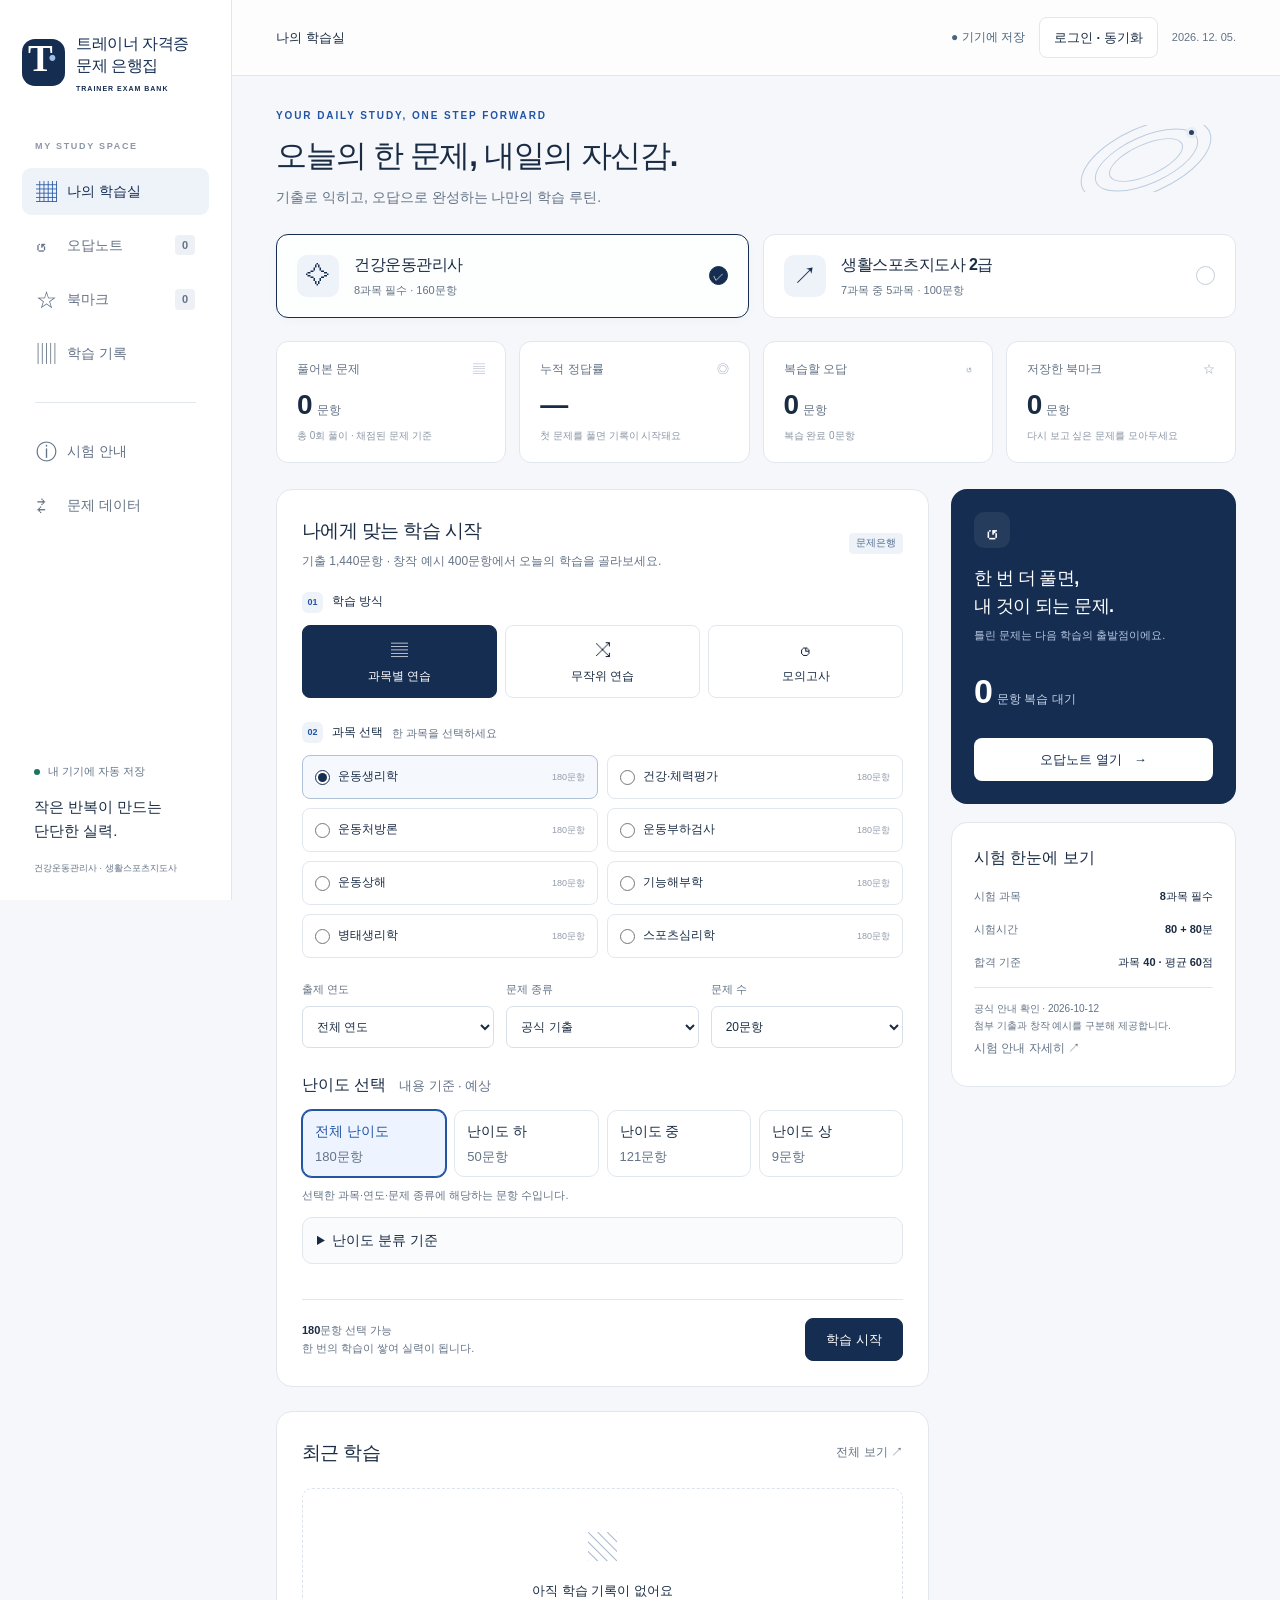
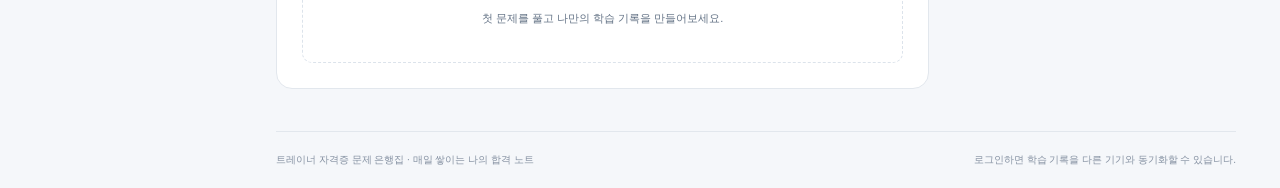
<file: index.html>
<!doctype html>
<html lang="ko"><head><meta charset="utf-8"><meta name="viewport" content="width=device-width,initial-scale=1"><meta name="theme-color" content="#152d51"><title>트레이너 자격증 문제 은행집 | 체육 자격시험 문제은행</title><meta name="description" content="건강운동관리사 · 생활스포츠지도사 2급 기출문제와 창작 예시를 학습하는 문제은행"><link rel="stylesheet" href="./css/style.css?v=20261123-template-1"><link rel="icon" href="./favicon.svg" type="image/svg+xml"><script src="./js/core.js?v=20261123-template-1" defer></script><script src="./js/web-files.js?v=20261123-template-1" defer></script><script src="./js/explanations.js?v=20261123-template-1" defer></script><link rel="stylesheet" href="./css/cloud.css?v=cloud-6"><script src="./js/vendor/supabase.js" defer></script><script src="./js/cloud-config.js?v=cloud-6" defer></script><script src="./js/cloud-core.js?v=cloud-6" defer></script><script src="./js/cloud.js?v=cloud-6" defer></script><link rel="stylesheet" href="./css/review.css?v=20261123-template-1"><script defer src="./js/review-core.js?v=20261123-template-1"></script><script defer src="./js/review-ui.js?v=20261123-template-1"></script><link rel="stylesheet" href="./css/history.css?v=20261123-template-1"><script defer src="./js/history-core.js?v=20261123-template-1"></script><script defer src="./js/history-ui.js?v=20261123-template-1"></script><script src="./js/bootstrap.js?v=20261123-template-1" defer></script></head>
<body><a class="skip-link" href="#main">본문으로 이동</a>
<div class="shell"><aside class="sidebar" inert><a class="brand" href="#home" aria-label="트레이너 자격증 문제 은행집 홈"><span class="brand-icon">T<span>·</span></span><span class="brand-name">트레이너 자격증 문제 은행집<small>TRAINER EXAM BANK</small></span></a><div class="side-label">MY STUDY SPACE</div><nav aria-label="주 메뉴"><button data-nav="home" class="nav-item active"><span>▦</span> 나의 학습실</button><button data-nav="wrong" class="nav-item"><span>↺</span> 오답노트 <b id="wrong-count">0</b></button><button data-nav="bookmarks" class="nav-item"><span>☆</span> 북마크 <b id="bookmark-count">0</b></button><button data-nav="history" class="nav-item"><span>▥</span> 학습 기록</button><div class="nav-divider"></div><button data-nav="guide" class="nav-item"><span>ⓘ</span> 시험 안내</button><button data-nav="data" class="nav-item"><span>⇄</span> 문제 데이터</button></nav><div class="side-bottom"><span class="dot"></span> 내 기기에 자동 저장<p>작은 반복이 만드는<br>단단한 실력.</p><small>건강운동관리사 · 생활스포츠지도사</small></div></aside>
<div class="workspace"><header class="topbar"><span id="breadcrumb">나의 학습실</span><div><span id="cloud-status" role="status" aria-live="polite">● 기기에 저장</span><button id="cloud-account" class="btn secondary">로그인 · 동기화</button><span id="top-date"></span></div></header><main id="main" tabindex="-1" aria-busy="true"><section class="card loading-card" role="status"><h1>문제은행을 준비하고 있어요.</h1><p>문제 데이터를 불러오는 중입니다.<br>원문 이미지는 문제를 열 때 표시됩니다.</p></section><noscript><p class="note warning">문제를 풀려면 브라우저의 JavaScript를 켜 주세요.</p></noscript></main><footer class="footer"><span>트레이너 자격증 문제 은행집 · 매일 쌓이는 나의 합격 노트</span><span>로그인하면 학습 기록을 다른 기기와 동기화할 수 있습니다.</span></footer></div></div>
<div id="toast" role="status" aria-live="polite"></div><dialog id="dialog"><div id="dialog-content"></div></dialog><input type="file" id="import-file" accept=".json,application/json" hidden><input type="file" id="restore-file" accept=".json,application/json" hidden>



</body></html>
</file>
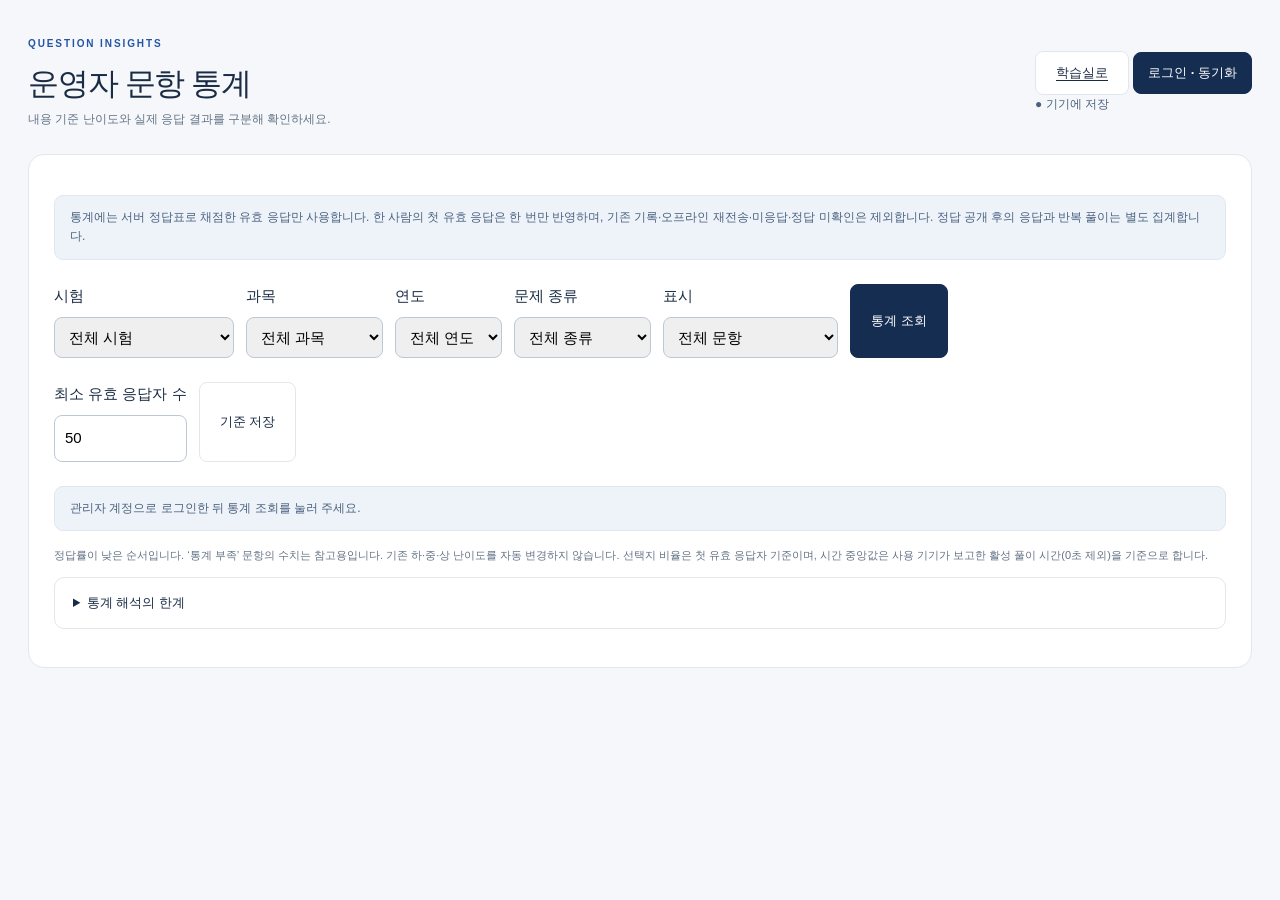
<file: admin.html>
<!doctype html><html lang="ko"><head><meta charset="utf-8"><meta name="viewport" content="width=device-width,initial-scale=1"><title>운영자 문항 통계 · 트레이너 문제은행</title><link rel="stylesheet" href="./css/style.css?v=20261123-cloud-6"><link rel="stylesheet" href="./css/cloud.css?v=cloud-6"><script defer src="./js/core.js?v=20261123-cloud-6"></script><script defer src="./js/vendor/supabase.js"></script><script defer src="./js/cloud-config.js?v=cloud-6"></script><script defer src="./js/cloud-core.js?v=cloud-6"></script><script defer src="./js/cloud.js?v=cloud-6"></script><script defer src="./js/admin.js?v=cloud-6"></script></head><body class="admin-page"><main class="admin-shell"><div class="admin-top"><div><div class="eyebrow">QUESTION INSIGHTS</div><h1>운영자 문항 통계</h1><p class="subtext">내용 기준 난이도와 실제 응답 결과를 구분해 확인하세요.</p></div><div><a class="btn secondary" href="./">학습실로</a> <button class="btn" id="cloud-account">로그인</button><p id="cloud-status" role="status"></p></div></div><section class="card section-gap"><p class="note">통계에는 서버 정답표로 채점한 유효 응답만 사용합니다. 한 사람의 첫 유효 응답은 한 번만 반영하며, 기존 기록·오프라인 재전송·미응답·정답 미확인은 제외합니다. 정답 공개 후의 응답과 반복 풀이는 별도 집계합니다.</p><form id="stats-form" class="admin-filters"><label>시험<select name="exam"><option value="">전체 시험</option><option value="health">건강운동관리사</option><option value="sports">생활스포츠지도사 2급</option></select></label><label>과목<select name="subject"><option value="">전체 과목</option></select></label><label>연도<select name="year"><option value="">전체 연도</option></select></label><label>문제 종류<select name="type"><option value="">전체 종류</option><option>공식 기출</option><option>창작 예상문제</option></select></label><label>표시<select id="stats-display"><option value="all">전체 문항</option><option value="enough">표본 충족 문항</option><option value="low">첫 정답률 50% 미만</option></select></label><button type="submit" class="btn">통계 조회</button></form><form id="minimum-form" class="admin-filters"><label>최소 유효 응답자 수<input name="minimum" type="number" min="5" max="10000" value="50" required></label><button class="btn secondary" type="submit">기준 저장</button></form><p id="stats-status" class="note" role="status">로그인 후 관리자 권한을 확인합니다.</p><div class="admin-table-wrap" id="stats-table"></div><p class="helper">정답률이 낮은 순서입니다. ‘통계 부족’ 문항의 수치는 참고용입니다. 기존 하·중·상 난이도를 자동 변경하지 않습니다. 선택지 비율은 첫 유효 응답자 기준이며, 시간 중앙값은 사용 기기가 보고한 활성 풀이 시간(0초 제외)을 기준으로 합니다.</p><details><summary>통계 해석의 한계</summary><p class="helper">이 서비스는 학습 도구입니다. 공개된 문제 데이터에서 정답을 미리 찾아보는 행위를 기술적으로 차단하지는 못합니다. ‘첫 풀이’는 이 계정에서 서버가 처음 인정한 응답을 뜻합니다. 네트워크가 끊긴 동안의 제출 순서나 실제 학습 시간을 서버가 입증할 수 없어 해당 응답은 난이도 통계에서 제외합니다.</p></details></section></main></body></html>
</file>
<file: css/style.css>
:root{--navy:#152d51;--blue:#2455a4;--ink:#1a2c44;--muted:#647386;--line:#e2e7ed;--bg:#f5f7fa;--soft:#eef3fa;--green:#1b7561;--red:#b24646;--radius:16px;font-family:-apple-system,BlinkMacSystemFont,"Apple SD Gothic Neo","Malgun Gothic",sans-serif;color:var(--ink);background:var(--bg);font-size:15px;line-height:1.65;font-synthesis:none}*{box-sizing:border-box}body{margin:0}button,input,select,textarea{font:inherit}button,a,input,select{touch-action:manipulation}button{cursor:pointer}a{color:var(--blue);text-underline-offset:3px}button{color:inherit}button:disabled{cursor:not-allowed;opacity:.45}button:focus-visible,a:focus-visible,input:focus-visible,select:focus-visible,textarea:focus-visible{outline:3px solid #5693eb;outline-offset:3px}button{border:0;background:none}h1,h2,h3,p{margin:0}h1{font-size:31px;line-height:1.4;letter-spacing:-1.25px}h2{font-size:19px;letter-spacing:-.6px}h3{font-size:16px}small{font-size:12px}svg{display:block}.shell{display:flex;min-height:100vh}.sidebar{width:232px;position:fixed;inset:0 auto 0 0;background:#fff;border-right:1px solid var(--line);padding:33px 22px 24px;display:flex;flex-direction:column;z-index:10}.brand{display:flex;align-items:center;gap:11px;color:var(--navy);text-decoration:none;font-size:24px;font-weight:800;letter-spacing:-1px;line-height:1.2}.brand small{display:block;font-size:9px;letter-spacing:2px;margin-top:7px}.brand-icon{background:var(--navy);color:white;border-radius:13px;font-size:37px;letter-spacing:-5px;width:43px;height:47px;text-align:center;padding-right:7px;font-family:Georgia,serif;line-height:1.1}.brand-icon span{color:#9ebee4}.side-label{font-size:9px;letter-spacing:1.7px;color:#8c97a6;margin:46px 13px 14px;font-weight:700}nav{display:grid;gap:7px}.nav-item{display:flex;align-items:center;gap:13px;width:100%;padding:12px 14px;text-align:left;border-radius:9px;color:var(--muted);font-size:14px;font-weight:600;white-space:nowrap}.nav-item>span{width:18px;font-size:21px;line-height:1}.nav-item>b{font-size:11px;margin-left:auto;padding:1px 7px;border-radius:4px;background:#edf0f4}.nav-item:hover{background:#f5f7fa}.nav-item.active{background:var(--soft);color:var(--navy)}.nav-item.active>span{color:var(--blue)}.nav-divider{height:1px;background:var(--line);margin:18px 13px}.side-bottom{margin-top:auto;padding:40px 12px 0;font-size:11px;color:var(--muted)}.side-bottom p{margin:15px 0;font-size:15px;line-height:1.6;color:var(--ink)}.side-bottom small{font-size:9px}.dot{width:6px;height:6px;display:inline-block;background:var(--green);border-radius:50%;margin-right:5px}.workspace{margin-left:232px;width:calc(100% - 232px)}.topbar{height:76px;border-bottom:1px solid var(--line);background:rgba(255,255,255,.8);display:flex;align-items:center;justify-content:space-between;padding:0 44px;font-size:13px;font-weight:600}.topbar>div{display:flex;align-items:center;gap:20px;font-size:11px;color:var(--muted);font-weight:400}.local-badge{background:#edf5f0;color:#447563;padding:4px 10px;border-radius:5px;font-size:10px}main{max-width:1420px;margin:0 auto;padding:32px 44px 42px;min-height:calc(100vh - 140px)}.footer{display:flex;justify-content:space-between;border-top:1px solid var(--line);margin:0 44px;padding:20px 0;color:#8490a1;font-size:10px}.eyebrow{color:var(--blue);font-size:10px;letter-spacing:1.9px;font-weight:800;margin-bottom:9px}.intro{display:flex;align-items:center;justify-content:space-between;margin-bottom:25px}.intro p{margin-top:9px;color:var(--muted);font-size:14px}.intro-art{width:170px;height:67px;position:relative;overflow:hidden;opacity:.9}.intro-art .track{border:1px solid #b7c8df;border-radius:50%;position:absolute;width:140px;height:66px;transform:rotate(-24deg);left:10px;top:2px}.intro-art .track:nth-child(2){width:111px;height:48px;left:25px;top:11px}.intro-art .track:nth-child(3){width:80px;height:32px;left:40px;top:19px}.intro-art .runner{position:absolute;background:var(--navy);width:11px;height:11px;border:3px solid #e6ecf4;border-radius:50%;left:120px;top:2px}.exam-tabs{display:grid;grid-template-columns:1fr 1fr;gap:14px;margin-bottom:23px}.exam-tab{display:flex;align-items:center;gap:15px;padding:17px 20px;border:1px solid var(--line);background:#fff;border-radius:12px;text-align:left}.exam-tab.selected{border:1.5px solid var(--navy);box-shadow:0 3px 10px #152d5106;background:#fdfefe}.exam-symbol{display:flex;align-items:center;justify-content:center;width:42px;height:42px;border-radius:10px;background:var(--soft);color:var(--navy);font-size:24px;font-weight:400}.exam-tab strong{font-size:16px;display:block;letter-spacing:-.5px}.exam-tab small{color:var(--muted);font-size:11px;display:block;margin-top:3px}.exam-tab .checkmark{margin-left:auto;color:#adb8c6;width:19px;height:19px;border:1.5px solid #c5ced8;border-radius:50%;font-size:11px;display:grid;place-items:center}.exam-tab.selected .checkmark{background:var(--navy);border-color:var(--navy);color:#fff}.stats{display:grid;grid-template-columns:repeat(4,1fr);gap:13px;margin-bottom:26px}.stat{background:#fff;border:1px solid var(--line);border-radius:12px;padding:18px 20px}.stat-label{color:var(--muted);font-size:12px;display:flex;justify-content:space-between}.stat-label span{color:#9cabc0}.stat-value{font-size:28px;line-height:1.2;letter-spacing:-1px;margin:9px 0 6px;font-weight:750}.stat-value small{font-size:12px;letter-spacing:0;color:var(--muted);font-weight:400;margin-left:5px}.stat-foot{font-size:10px;color:#8a95a5}.dashboard{display:grid;grid-template-columns:minmax(0,1fr) 285px;gap:22px;align-items:start}.card{background:#fff;border:1px solid var(--line);border-radius:var(--radius);padding:25px}.card-head{display:flex;justify-content:space-between;align-items:center;margin-bottom:20px}.subtext{font-size:12px;color:var(--muted);margin-top:5px}.text-button{font-size:12px;color:var(--muted);padding:5px 0}.text-button:hover{color:var(--blue);text-decoration:underline}.step-label{display:flex;align-items:center;gap:9px;font-size:12px;font-weight:700;margin-bottom:12px}.step-label b{font-size:9px;display:grid;place-items:center;background:var(--soft);width:21px;height:21px;border-radius:6px;color:var(--blue)}.modes{display:grid;grid-template-columns:repeat(3,1fr);gap:8px;margin-bottom:24px}.mode{border:1px solid var(--line);border-radius:8px;padding:11px 5px;font-size:12px}.mode span{display:block;font-size:17px;margin-bottom:2px}.mode.selected{background:var(--navy);border-color:var(--navy);color:#fff}.subject-grid{display:grid;grid-template-columns:repeat(2,minmax(0,1fr));gap:9px;margin-bottom:11px}.subject-item{display:flex;align-items:center;gap:8px;position:relative;border:1px solid var(--line);padding:10px 12px;border-radius:8px;cursor:pointer;font-size:12px;min-height:44px}.subject-item:has(input:checked){background:#f5f8fd;border-color:#afc0d9}.subject-item input{accent-color:var(--navy);width:15px;height:15px;margin:0;flex-shrink:0}.subject-item small{margin-left:auto;color:#929baa;font-size:9px;white-space:nowrap}.subject-item:has(input:disabled){opacity:.7}.field-row{display:flex;gap:12px;margin-top:22px}.field{flex:1;min-width:0}.field label{display:block;font-size:11px;color:var(--muted);margin-bottom:7px}.field input,.field select{width:100%;background:#fff;border:1px solid #d7dfe8;border-radius:7px;min-height:42px;padding:8px 10px;color:var(--ink);font-size:12px}.helper{font-size:11px;color:var(--muted)}.start-row{margin-top:22px;border-top:1px solid var(--line);padding-top:18px;display:flex;justify-content:space-between;align-items:center;gap:12px}.start-row p{font-size:11px;color:var(--muted)}.start-row p strong{color:var(--ink)}.btn{background:var(--navy);border:1px solid var(--navy);color:#fff;border-radius:8px;padding:10px 20px;font-size:13px;font-weight:650;display:inline-flex;align-items:center;justify-content:center;gap:12px;min-height:43px}.btn:hover{background:#24456e}.btn.secondary{color:var(--ink);border-color:var(--line);background:white}.btn.secondary:hover{background:var(--soft)}.btn.danger{background:var(--red);border-color:var(--red)}.btn.full{width:100%}.right-stack{display:grid;gap:18px}.review-card{background:var(--navy);color:#fff;border:0;position:relative;overflow:hidden;padding:23px}.review-card .subtext{color:#b7c8e0;font-size:11px}.review-card .review-icon{width:36px;height:36px;border-radius:10px;background:#ffffff12;display:grid;place-items:center;font-size:25px;margin-bottom:17px}.review-card h2{font-size:18px;line-height:1.55}.review-card .review-total{font-size:34px;font-weight:700;margin:19px 0}.review-card .review-total small{font-size:12px;font-weight:400;margin-left:4px;color:#c7d4e6}.review-card .btn{background:#fff;color:var(--navy);border:0}.mini-guide{padding:22px}.mini-guide .guide-row{display:flex;justify-content:space-between;font-size:11px;margin-top:15px;color:var(--muted)}.mini-guide .guide-row strong{color:var(--ink);font-weight:600}.mini-guide .helper{border-top:1px solid var(--line);padding-top:13px;margin-top:16px;font-size:10px}.recent{margin-top:24px}.empty{padding:35px 15px;text-align:center;border:1px dashed #dce3eb;border-radius:10px}.empty-symbol{font-size:29px;color:#a8b7c9;margin-bottom:8px}.empty h3{font-size:13px;font-weight:600}.empty p{font-size:11px;color:var(--muted);margin-top:7px}.empty .btn{margin-top:16px}.note{background:#eef3fa;border:1px solid #dfe7f1;border-radius:9px;padding:12px 15px;font-size:12px;color:#4a617e;margin:15px 0}.note.warning{background:#fff8e9;border-color:#ecdab3;color:#856222}.note.success{background:#eef8f3;border-color:#c7e1d4;color:var(--green)}.badge{display:inline-flex;align-items:center;background:var(--soft);color:#536e90;border-radius:4px;padding:2px 7px;font-size:10px;white-space:nowrap}.badge.green{background:#e7f4ed;color:var(--green)}.badge.orange{background:#fff3dc;color:#90651c}.badge.red{background:#fceced;color:var(--red)}.section-title{display:flex;justify-content:space-between;align-items:end;margin-bottom:24px}.section-title p{color:var(--muted);font-size:13px;margin-top:9px}.toolbar{display:flex;gap:10px;flex-wrap:wrap;align-items:center;margin-bottom:20px}.toolbar input,.toolbar select{min-height:42px;border:1px solid var(--line);background:#fff;padding:8px 12px;border-radius:8px;font-size:12px}.toolbar input{flex:1;min-width:150px}.list-item{display:flex;align-items:center;gap:15px;padding:18px 0;border-bottom:1px solid var(--line)}.list-item:last-child{border:0}.list-item .list-main{flex:1;min-width:0}.list-item h3{font-size:14px;margin-top:7px}.list-item p{font-size:11px;color:var(--muted);margin-top:5px}.list-item .btn{font-size:11px;min-height:37px;padding:7px 13px}.meta{display:flex;align-items:center;gap:7px;flex-wrap:wrap;font-size:11px;color:var(--muted)}.pagination{display:flex;justify-content:center;gap:16px;align-items:center;margin-top:22px;font-size:12px}.study-head{display:flex;justify-content:space-between;align-items:center;margin-bottom:18px;gap:15px}.study-head h1{font-size:22px}.timer{font-variant-numeric:tabular-nums;font-size:20px;font-weight:700;background:#fff;border:1px solid var(--line);border-radius:9px;padding:7px 15px}.timer small{display:block;font-size:9px;color:var(--muted);font-weight:400;line-height:1.2}.study-layout{display:grid;grid-template-columns:minmax(0,1fr) 225px;gap:20px;align-items:start}.question-card{padding:27px}.progress-line{display:flex;justify-content:space-between;font-size:11px;color:var(--muted);margin-bottom:10px}.progress{height:4px;border-radius:4px;background:#e9edf3;overflow:hidden;margin-bottom:26px}.progress>span{display:block;height:100%;background:#416db0;border-radius:4px;transition:width .2s}.question-top{display:flex;align-items:start;justify-content:space-between;gap:12px;margin-bottom:14px}.bookmark-toggle{border:1px solid var(--line);border-radius:8px;padding:5px 11px;font-size:19px;min-width:42px}.bookmark-toggle.saved{background:#fff5de;color:#a77919;border-color:#e7cb89}.question-title{font-size:18px;font-weight:650;line-height:1.85;margin:16px 0 19px;white-space:pre-line;word-break:keep-all}.original-wrap{border:1px solid #e8ebef;border-radius:10px;padding:12px;background:#fff;margin-bottom:18px;overflow:auto}.original-wrap canvas{display:block;width:100%;height:auto;max-width:850px;margin:auto}.image-tools{display:flex;justify-content:space-between;align-items:center;gap:10px;font-size:10px;color:var(--muted);margin:0 0 8px}.choices{display:grid;gap:10px}.choice{display:flex;align-items:center;gap:13px;text-align:left;border:1.5px solid var(--line);background:white;border-radius:9px;padding:14px 16px;min-height:54px;font-size:14px}.choice:hover:enabled{background:#f6f8fc;border-color:#b4c4db}.choice .num{display:grid;place-items:center;border:1px solid #dbe1e8;flex-shrink:0;width:26px;height:26px;border-radius:50%;font-size:12px;font-weight:600}.choice.selected{background:#edf3fc;border-color:#436faf}.choice.correct{background:#eff8f2;border-color:#88b9a0;color:#206649}.choice.incorrect{background:#fcf0f0;border-color:#db9c9c;color:#984343}.choice:disabled{opacity:1;cursor:default}.choice .result-icon{margin-left:auto;font-size:12px}.original-choices{grid-template-columns:repeat(4,1fr)}.original-choices .choice{justify-content:center;padding:13px 5px;font-size:12px}.question-actions{display:flex;justify-content:space-between;gap:10px;align-items:center;margin-top:22px}.explanation{margin-top:23px;border-top:1px solid var(--line);padding-top:21px}.answer-verdict{font-size:16px;font-weight:700;color:var(--green);margin-bottom:12px}.answer-verdict.wrong{color:var(--red)}.answer-verdict.unknown{color:#90651c}.explanation p{font-size:13px;white-space:pre-line}.option-explain{padding:10px 0;font-size:12px;color:#54677e;border-bottom:1px solid #eef1f5;line-height:1.8}.note-input{width:100%;resize:vertical;min-height:78px;margin-top:8px;border:1px solid var(--line);border-radius:8px;padding:10px;font-size:12px}.source-detail{font-size:10px;color:var(--muted);margin-top:18px;word-break:break-word}.navigator{padding:20px;position:sticky;top:22px}.number-grid{display:grid;grid-template-columns:repeat(5,1fr);gap:6px;margin:15px 0}.number-grid button{border:1px solid var(--line);border-radius:5px;min-height:31px;font-size:10px;position:relative}.number-grid button.answered{background:#e9eff8;border-color:#c6d4e8;color:#264f8a}.number-grid button.current{outline:2px solid var(--navy);outline-offset:1px}.number-grid button.correct{background:#eaf5ee;color:var(--green)}.number-grid button.incorrect{background:#fceced;color:var(--red)}.number-grid button.flagged:after{content:'•';position:absolute;right:2px;top:-5px;color:#b48729}.nav-legend{font-size:9px;color:var(--muted);line-height:2;margin:10px 0 16px}.nav-legend span{display:inline-block;width:7px;height:7px;background:#d4dfef;border-radius:2px;margin-right:4px}.study-footer{display:flex;justify-content:space-between;gap:12px;margin-top:17px}.key-hint{font-size:10px;color:#8a98aa;margin-top:16px;text-align:center}.key-hint kbd{font:inherit;border:1px solid #d9e0e9;padding:1px 4px;border-radius:3px;background:#fff}.score-banner{display:flex;align-items:center;justify-content:space-between;background:var(--navy);color:#fff;padding:30px;border-radius:var(--radius);margin-bottom:22px}.score-banner h2{font-size:24px}.score-banner p{color:#c0cee1;font-size:12px;margin-top:10px}.score-circle{border:5px solid #95b6df;min-width:120px;height:120px;border-radius:50%;display:grid;align-content:center;justify-items:center;font-size:28px;font-weight:700}.score-circle small{font-size:10px;font-weight:400;color:#c5d3e5}.subject-bars{display:grid;gap:19px}.bar-header{font-size:12px;display:flex;justify-content:space-between;margin-bottom:7px}.bar{height:7px;background:#edf1f6;border-radius:5px;overflow:hidden}.bar span{display:block;height:100%;background:#42699e;border-radius:5px}.bar.weak span{background:#bd7869}.two-cols{display:grid;grid-template-columns:1fr 1fr;gap:20px}.table-wrap{overflow:auto}table{border-collapse:collapse;width:100%;font-size:12px}th,td{text-align:left;padding:13px 10px;border-bottom:1px solid var(--line)}th{background:#f6f8fb;font-size:11px;color:var(--muted)}details{border:1px solid var(--line);padding:14px 18px;border-radius:10px;background:#fff;margin:13px 0}summary{cursor:pointer;font-size:13px;font-weight:600}details p{font-size:12px;color:var(--muted);margin-top:12px}.code-example{white-space:pre-wrap;overflow:auto;font-size:11px;padding:16px;background:#f4f7fb;border-radius:9px;color:#415a77;line-height:1.8}.data-actions{display:flex;gap:10px;flex-wrap:wrap;margin:18px 0}.data-actions .btn{font-size:12px}.data-total{font-size:28px;font-weight:700;margin:10px 0}.settings-grid{display:grid;grid-template-columns:repeat(3,1fr);gap:12px;margin:18px 0}.section-gap{margin-top:24px}.import-feedback{white-space:pre-line;font-size:12px;overflow-wrap:anywhere}.trend{display:flex;align-items:end;gap:9px;height:145px;padding-top:20px}.trend-col{flex:1;min-width:20px;display:flex;flex-direction:column;justify-content:end;align-items:center;height:100%;gap:7px;font-size:9px;color:var(--muted)}.trend-col>i{display:block;background:#6082af;width:100%;max-width:35px;border-radius:5px 5px 0 0;min-height:2px}.danger-zone{border-top:1px solid var(--line);margin-top:28px;padding-top:20px}.saved-indicator{font-size:10px;color:var(--green)}dialog{border:0;border-radius:16px;padding:27px;width:520px;max-width:calc(100vw - 30px);max-height:90vh;overflow:auto;box-shadow:0 25px 100px #07142644;color:var(--ink)}dialog::backdrop{background:#152d5166;backdrop-filter:blur(3px)}dialog h2{margin-bottom:12px}dialog p{font-size:13px;color:var(--muted);white-space:pre-line}dialog .dialog-actions{display:flex;gap:10px;justify-content:flex-end;margin-top:24px}dialog.image-dialog{width:1200px}dialog img{width:100%;display:block}#toast{position:fixed;bottom:26px;left:calc(50% + 116px);transform:translateX(-50%) translateY(100px);background:var(--navy);color:white;padding:12px 22px;border-radius:9px;font-size:12px;z-index:100;box-shadow:0 5px 25px #14284922;transition:transform .2s;max-width:90vw}#toast.visible{transform:translateX(-50%) translateY(0)}.skip-link{position:fixed;left:10px;top:-100px;z-index:999;background:#fff;padding:10px}.skip-link:focus{top:10px}.resume{display:flex;justify-content:space-between;gap:15px;align-items:center;margin-bottom:22px}.resume strong{font-size:13px}.resume p{font-size:11px}.loading{font-size:12px;color:var(--muted);text-align:center;padding:30px}.details-note{font-size:11px;color:var(--muted);line-height:1.8}.study-title{max-width:70%}.hide{display:none!important}
@media(min-width:1600px){.dashboard{grid-template-columns:minmax(0,1fr) 320px}.subject-grid{grid-template-columns:repeat(4,minmax(0,1fr))}}
@media(max-width:1150px){.sidebar{width:200px;padding:30px 15px}.workspace{margin-left:200px;width:calc(100% - 200px)}main{padding:28px}.topbar{padding:0 28px}.footer{margin:0 28px}.dashboard{grid-template-columns:minmax(0,1fr) 240px;gap:17px}.card{padding:20px}.exam-tab{padding:15px}.stat{padding:15px}.study-layout{grid-template-columns:minmax(0,1fr) 190px;gap:16px}.navigator{padding:15px}#toast{left:calc(50% + 100px)}}
@media(max-width:930px){.sidebar{width:80px;padding:28px 10px}.brand{justify-content:center}.brand>span:last-child,.side-label,.side-bottom,.nav-item>b{display:none}nav{margin-top:35px}.nav-item{font-size:0;gap:0;justify-content:center;padding:15px}.nav-item>span{font-size:24px;width:auto}.nav-divider{margin:13px 4px}.workspace{margin-left:80px;width:calc(100% - 80px)}.dashboard{grid-template-columns:minmax(0,1fr) 230px}.study-layout{grid-template-columns:1fr}.navigator{position:static}.number-grid{grid-template-columns:repeat(10,1fr)}#toast{left:calc(50% + 40px)}.intro-art{display:none}.exam-tab strong{font-size:14px}.exam-tab{gap:10px}.exam-symbol{width:35px;height:38px;flex-shrink:0}.stat-value{font-size:25px}.stat-foot{font-size:9px}.field-row{gap:8px}}
@media(max-width:720px){.sidebar{position:static;width:auto;padding:17px 20px 0;border-right:0;border-bottom:1px solid var(--line);display:block}.shell{display:block}.brand{justify-content:start;font-size:20px}.brand>span:last-child{display:block}.brand-icon{width:33px;height:36px;font-size:29px;border-radius:10px}.brand small{font-size:8px;margin-top:4px}.sidebar nav{display:flex;gap:0;margin:16px -5px 0;overflow-x:auto}.nav-item{font-size:11px;gap:5px;min-width:90px;padding:11px 8px;border-radius:7px 7px 0 0}.nav-item>span{font-size:17px}.nav-divider{display:none}.workspace{margin:0;width:100%}.topbar{height:49px;padding:0 20px;font-size:11px}.topbar>div{gap:10px;font-size:9px}.local-badge{font-size:9px}.topbar #top-date{display:none}main{padding:25px 20px}.footer{margin:0 20px;padding:18px 0;font-size:9px;flex-direction:column;gap:5px}h1{font-size:26px}.intro p{font-size:12px}.intro{margin-bottom:21px}.eyebrow{font-size:9px}.exam-tabs{gap:9px;margin-bottom:18px}.exam-tab{padding:13px 10px;gap:0;position:relative;align-items:start}.exam-symbol{display:none}.exam-tab strong{font-size:13px;padding-right:17px}.exam-tab small{font-size:9px}.exam-tab .checkmark{position:absolute;right:8px;top:16px;width:14px;height:14px;font-size:9px}.stats{grid-template-columns:repeat(2,1fr);gap:9px;margin-bottom:20px}.stat{padding:15px 17px}.stat-value{font-size:26px}.stat-foot{font-size:10px}.dashboard{grid-template-columns:1fr}.right-stack{grid-template-columns:1fr 1fr}.review-card h2{font-size:16px}.review-card .review-icon{display:none}.review-card .review-total{margin:10px 0;font-size:27px}.review-card{padding:18px}.mini-guide{padding:18px}.mini-guide .guide-row{font-size:10px}.mini-guide h3{font-size:13px}.mini-guide .helper{font-size:9px}.card{padding:20px}.subject-grid{gap:8px}.subject-item{padding:10px;font-size:11px}.subject-item small{font-size:8px}.field-row{flex-wrap:wrap}.field{min-width:80px}.btn{font-size:12px;padding:10px 16px}.start-row{align-items:center}.start-row p{font-size:10px}.study-head h1{font-size:19px}.study-head .meta{font-size:10px}.timer{font-size:17px;padding:8px 11px}.study-title{max-width:65%}.question-card{padding:18px}.question-title{font-size:17px}.choice{font-size:13px;padding:13px}.original-choices .choice{padding:10px 2px;gap:5px}.original-choices .choice .num{width:24px;height:24px}.original-choices .choice .label{display:none}.original-choices .choice .result-icon{margin-left:0;font-size:10px}.question-actions{gap:8px}.question-actions .btn{padding:9px 12px;font-size:11px}.question-actions .text-button{font-size:11px}.score-banner{padding:23px;gap:15px}.score-banner h2{font-size:20px}.score-circle{min-width:91px;height:91px;font-size:23px;border-width:4px}.two-cols{grid-template-columns:1fr}.section-title{gap:15px}.section-title h1{font-size:24px}.section-title p{font-size:12px}.toolbar{gap:8px}.toolbar select{max-width:100%}.list-item{gap:8px}.list-item h3{font-size:12px}.list-item .btn{white-space:nowrap;font-size:10px;padding:6px 9px}.number-grid{grid-template-columns:repeat(8,1fr)}.settings-grid{grid-template-columns:1fr 1fr}#toast{left:50%}.image-tools{font-size:9px}.original-wrap{padding:5px}.data-actions .btn{flex:1}.resume .btn{white-space:nowrap;font-size:10px}.helper{font-size:10px}.key-hint{display:none}}
@media(prefers-reduced-motion:reduce){*{transition:none!important;scroll-behavior:auto!important}}

#toast{opacity:0;visibility:hidden;pointer-events:none}#toast.visible{opacity:1;visibility:visible}

/* Longer site name: retain the original sidebar and mobile layout. */
.brand-icon{flex-shrink:0}
.brand>.brand-name{min-width:0;font-size:16px;line-height:1.4;letter-spacing:-.45px;word-break:keep-all;overflow-wrap:break-word}
.brand>.brand-name small{font-size:7px;line-height:1.3;letter-spacing:1px;margin-top:6px}

#main[aria-busy="true"]{min-height:60vh}.loading-card{margin-top:32px}.loading-card p{line-height:1.8}

/* Detailed explanations remain separate from verdicts on every screen size. */
.explanation{scroll-margin-top:20px}.sample-answer-explanation{background:#f1f7fc;border:1px solid #cbdcf0;border-radius:12px;padding:20px}.sample-answer-explanation h3{color:var(--navy)}.sample-correct-choices{margin:0 0 14px}.explanation .sample-correct-choice{display:flex;flex-direction:column;align-items:flex-start;gap:7px;margin:0 0 10px}.sample-correct-choice>span{font-size:12px;font-weight:700;color:#205a45;background:#e2f1e9;border-radius:5px;padding:3px 8px}.sample-correct-choice>strong{font-size:17px;line-height:1.7;color:var(--navy);overflow-wrap:anywhere}.sample-answer-explanation>p{border-top:1px solid #d6e3ef;padding-top:14px;margin:0}#sample-answer-title:focus-visible{outline:2px solid #416db0;outline-offset:5px;border-radius:2px}
.explanation-heading{display:flex;align-items:center;justify-content:space-between;gap:12px;flex-wrap:wrap;margin:22px 0 8px}.explanation-heading h2{font-size:21px;margin:0}.explanation-provenance{font-size:13px;color:#66758a;line-height:1.65;margin:0 0 18px}.explanation-section{margin:22px 0}.explanation-section h3{font-size:16px;margin:0 0 12px}.explanation-section p,.explanation-key p{font-size:15px;line-height:1.85;word-break:keep-all;overflow-wrap:anywhere}.explanation-options{display:grid;gap:10px}.explanation .option-explain{display:block;background:#fff;border:1px solid #dfe5ed;border-radius:12px;padding:15px 17px;margin:0}.explanation .option-explain.answer-option{border-color:#8bbba8;background:#f4faf7}.option-explain-head{display:flex;align-items:center;gap:12px}.option-explain-head span{font-size:12px;color:#315e50}.explanation .option-explain p{margin:7px 0 0}.explanation-key{background:#eaf0f8;border-radius:12px;padding:17px;margin:20px 0}.explanation-key strong{font-size:14px;color:#244e7b}.explanation-key p{margin:8px 0 0}.explanation-references{margin:18px 0}.explanation-references li{margin:10px 0;line-height:1.6;overflow-wrap:anywhere}.explanation-loading{padding:24px 0;color:#5a6a80}.explanation .source-detail p{line-height:1.75}.explanation .source-detail summary{font-weight:600}
@media(max-width:600px){.explanation-section p,.explanation-key p{font-size:15px}.explanation .option-explain{padding:14px}.explanation-heading h2{font-size:19px}}

/* Content-based difficulty selection. Labels always accompany colors. */
.difficulty-field{border:0;margin:24px 0 0;padding:0;min-width:0}.difficulty-field legend{font-weight:750;font-size:16px;padding:0;margin-bottom:12px}.difficulty-field legend span{font-weight:400;font-size:13px;color:var(--muted);margin-left:8px}.difficulty-options{display:grid;grid-template-columns:repeat(auto-fit,minmax(112px,1fr));gap:8px}.difficulty-option{min-height:66px;border:1px solid var(--line);border-radius:10px;background:#fff;display:flex;flex-direction:column;justify-content:center;gap:3px;text-align:center;padding:9px 12px}.difficulty-option strong{font-size:14px;font-weight:700}.difficulty-option span{font-size:13px;color:var(--muted)}.difficulty-option.selected{border-color:var(--blue);background:#eef4ff;box-shadow:0 0 0 1px var(--blue)}.difficulty-option.selected strong{color:var(--blue)}.difficulty-option:disabled{cursor:default;opacity:.65}.difficulty-field>.helper{margin-top:9px}.difficulty-guide{margin-top:12px;border:1px solid var(--line);border-radius:10px;padding:11px 14px;background:#fafbfd}.difficulty-guide summary{font-size:14px;cursor:pointer;font-weight:650}.difficulty-guide>div{margin-top:10px}.difficulty-guide p{font-size:14px;margin-top:7px;line-height:1.8}.difficulty-guide .helper{font-size:13px}.difficulty-badge.low{color:#21634f;background:#eaf5ee}.difficulty-badge.medium{color:#2b4c81;background:#ecf1fc}.difficulty-badge.high{color:#6a4285;background:#f3edf8}.difficulty-badge.unknown{color:#596473;background:#edf0f3}.difficulty-reason{margin-top:20px;border:1px solid var(--line);border-radius:10px;padding:14px}.difficulty-reason summary{cursor:pointer;font-size:14px;font-weight:700}.difficulty-reason p{margin-top:10px;font-size:14px;line-height:1.8}.toolbar #list-difficulty{min-height:44px;max-width:170px}.difficulty-options:focus-within{scroll-margin-top:20px}@media(max-width:600px){.difficulty-options{grid-template-columns:repeat(2,minmax(0,1fr))}.difficulty-option{min-height:64px}.difficulty-field legend span{display:block;margin:4px 0 0}.question-top .meta{gap:6px}.toolbar #list-difficulty{max-width:none;flex:1}}
</file>
<file: css/cloud.css>
#cloud-status{font-size:12px;color:#4b647e}#cloud-account{min-height:40px;padding:9px 14px}.topbar>div{display:flex;align-items:center;gap:14px}.account-dialog{width:min(620px,calc(100% - 24px));max-height:88vh;padding:28px;border:0;border-radius:20px;color:#152d51}.account-dialog::backdrop{background:#0b1b36aa}.account-dialog h3{margin-top:25px;margin-bottom:10px}.account-dialog p{line-height:1.7}.account-dialog label{display:block;font-weight:650;margin:16px 0}.account-dialog input:not([type=checkbox]){display:block;box-sizing:border-box;width:100%;border:1px solid #becbd9;border-radius:10px;padding:12px;margin-top:8px;min-height:46px;font-size:16px}.account-consent{display:flex!important;align-items:flex-start;gap:9px;font-size:13px;line-height:1.7}.account-consent input{margin-top:5px;min-width:18px;min-height:18px}.account-tabs{display:flex;flex-wrap:wrap;gap:8px;margin:20px 0}.account-email{font-size:17px;overflow-wrap:anywhere}.conflict{border:1px solid #e6b875;padding:16px;margin-top:18px;border-radius:12px;overflow-wrap:anywhere}.conflict p{white-space:pre-wrap}.account-dialog details{margin-top:25px;font-size:13px}.account-dialog summary{cursor:pointer;font-weight:700}.admin-shell{max-width:1320px;margin:auto;padding:36px 28px}.admin-filters{display:flex;gap:12px;flex-wrap:wrap;margin:24px 0}.admin-filters label{display:flex;flex-direction:column;gap:8px}.admin-filters select,.admin-filters input{padding:10px;border:1px solid #bcc8d7;border-radius:8px;font-size:15px;max-width:180px}.admin-table-wrap{overflow:auto}.admin-table{border-collapse:collapse;min-width:950px;width:100%;font-size:13px}.admin-table th,.admin-table td{padding:14px 10px;border-bottom:1px solid #dce3ed;text-align:left;vertical-align:top}.admin-table th{background:#eef3f8}.admin-table td small{display:block;margin-top:5px;color:#596e84}.admin-top{display:flex;gap:15px;justify-content:space-between;align-items:center}.admin-empty{padding:45px 10px;text-align:center}.admin-page{background:#f5f7fb}.cloud-lock{position:fixed;inset:0;z-index:10000;background:#f5f7fbfa;display:grid;place-items:center;padding:25px}.cloud-lock>div{max-width:500px}.cloud-lock p{line-height:1.7;margin-bottom:20px}@media(max-width:600px){.topbar{padding:14px}.topbar>div{gap:8px;flex-wrap:wrap;justify-content:flex-end}#top-date{display:none}.account-dialog{padding:20px}#cloud-status{max-width:160px;text-align:right}.admin-shell{padding:20px 16px}.admin-top{align-items:flex-start;flex-direction:column}}
</file>
<file: css/review.css>
/* Minimal notebook: one action, three states, a quiet list. */
.wrong-notebook{max-width:1050px;margin:0 auto;font-size:16px}
.wn-sr-only{position:absolute;width:1px;height:1px;padding:0;margin:-1px;overflow:hidden;clip:rect(0,0,0,0);white-space:nowrap;border:0}
.wn-heading{position:sticky;top:0;z-index:8;display:flex;align-items:center;justify-content:space-between;gap:20px;padding:12px 0 20px;background:var(--bg)}
.wn-heading h1{font-size:28px;letter-spacing:-.8px}.wn-heading p{font-size:14px;color:#647386;margin-top:6px}
.wrong-notebook .btn{min-height:44px;font-size:14px;padding:10px 17px;white-space:nowrap}
.wn-heading .btn{min-width:142px}.wn-heading .btn:disabled{background:#e8edf3;color:#68778a;border-color:#e0e6ee;opacity:1}
.wn-exams{display:inline-flex;gap:4px;padding:4px;background:#e9eef4;border-radius:9px;margin:3px 0 22px;max-width:100%}
.wn-exams button{font-size:14px;min-height:42px;padding:9px 17px;border-radius:6px;color:#5c6e84;min-width:0}
.wn-exams button.selected{background:white;color:#18375e;font-weight:650;box-shadow:0 1px 3px #152d5110}
.wn-tabs{display:flex;gap:26px;border-bottom:1px solid #dce3ec;margin-bottom:22px}
.wn-tabs button{min-height:51px;padding:10px 0 14px;border-bottom:2px solid transparent;font-size:15px;display:flex;align-items:center;gap:8px;color:#65748a}
.wn-tabs button.selected{color:#18375e;border-bottom-color:#18375e;font-weight:700}.wn-tabs button span{font-size:13px;font-weight:500;background:#e9eef4;border-radius:5px;padding:0 6px;min-width:24px;font-variant-numeric:tabular-nums}
.wn-tabs button.selected span{background:#e3ebf7;color:#254e84}
.wn-tools{display:grid;grid-template-columns:180px minmax(0,1fr) auto;gap:10px;align-items:center}
.wn-tools label{min-width:0}.wn-tools input,.wn-tools select,.wn-filter-panel select{width:100%;min-height:44px;padding:9px 12px;border:1px solid #d8e0e9;border-radius:8px;background:white;color:#273d59;font-size:14px}
.wn-tools input::placeholder{color:#7a8798}.wn-tools select,.wn-filter-panel select{appearance:none;background-image:url("data:image/svg+xml,%3Csvg width='12' height='8' viewBox='0 0 12 8' xmlns='http://www.w3.org/2000/svg'%3E%3Cpath d='m1 1 5 5 5-5' fill='none' stroke='%235b6c80' stroke-width='1.5'/%3E%3C/svg%3E");background-repeat:no-repeat;background-position:right 12px center;padding-right:34px}
.wn-filter-toggle{display:inline-flex;align-items:center;justify-content:center;gap:10px;min-height:44px;padding:9px 13px;font-size:14px;border:1px solid #d8e0e9;border-radius:8px;background:white;white-space:nowrap}
.wn-filter-toggle svg{width:16px;height:16px;stroke:currentColor;fill:none;stroke-width:1.5;stroke-linecap:round}.wn-filter-toggle.applied,.wn-filter-toggle[aria-expanded=true]{color:#204b82;background:#edf3fb;border-color:#b8c9df}
.wn-filter-panel{display:grid;grid-template-columns:repeat(3,minmax(0,1fr));gap:16px;background:white;border:1px solid #dce3ec;border-radius:10px;margin-top:12px;padding:20px}
.wn-filter-panel[hidden]{display:none}.wn-filter-panel>label{display:grid;gap:7px;font-size:14px;color:#4e6078}.wn-filter-panel .wn-repeat{grid-column:1/-1;display:flex;align-items:center;gap:9px;min-height:34px;cursor:pointer}
.wrong-notebook input[type=checkbox]{width:18px;height:18px;margin:0;accent-color:#234e78;cursor:pointer;flex-shrink:0}
.wn-applied{display:flex;align-items:center;gap:14px;justify-content:space-between;font-size:13px;color:#4c6280;padding:8px 2px 0}
.wn-applied button{color:#5e6f85;font-size:13px;min-height:40px;text-decoration:underline;text-underline-offset:3px;white-space:nowrap}
.wn-list-tools{display:flex;align-items:center;gap:12px;min-height:57px;font-size:14px;color:#647386}
.wn-select-toggle{margin-left:auto;font-size:14px;color:#3b587d;min-height:44px;padding:8px 2px 8px 12px}
.wn-select-toggle[aria-pressed=true]{font-weight:650}.wn-select-all{display:flex;align-items:center;gap:8px;min-height:44px;cursor:pointer;color:#304d70}
#wrong-selected-count{font-size:13px;color:#496482}
.wn-list{background:white;border:1px solid #dfe5ed;border-radius:12px;overflow:hidden}
.wn-row{display:flex;align-items:center;gap:24px;padding:23px 24px;border-bottom:1px solid #e9edf3;scroll-margin-top:110px}
.wn-row:last-child{border-bottom:0}.wn-row.picked{background:#f4f8fd;box-shadow:inset 3px 0 0 #406b9f}
.wn-row-main{flex:1;min-width:0}.wn-meta{display:flex;align-items:center;gap:8px;flex-wrap:wrap;font-size:13px;color:#6a7a8e}
.wn-meta span+span:before{content:'·';margin-right:8px;color:#a1adbc}.wn-meta span:first-child{color:#355474;font-weight:600}
.wn-row h2{font-size:16px;font-weight:600;letter-spacing:-.25px;line-height:1.75;margin:7px 0 9px;word-break:keep-all;overflow-wrap:anywhere;display:-webkit-box;-webkit-line-clamp:2;-webkit-box-orient:vertical;overflow:hidden}
.wn-record{display:flex;gap:6px 13px;align-items:center;flex-wrap:wrap;font-size:13px;color:#6a7a8d}.wn-record b{font-weight:650;color:#475f7a}
.wn-status{display:inline-flex;align-items:center;gap:4px;font-size:13px;white-space:nowrap}.wn-status.pending{color:#8a6741}.wn-status.done{color:#28705b}.wn-status.revisit{color:#3b6393}
.wn-note-preview{font-size:14px;color:#5a6d84;margin-top:10px;white-space:nowrap;text-overflow:ellipsis;overflow:hidden}.wn-note-preview>span{font-size:12px;color:#7c8b9d;margin-right:8px}
.wn-row-actions{display:flex;align-items:center;gap:14px;flex-shrink:0}.wn-note-button{font-size:14px;color:#566f90;min-height:44px;padding:8px 0;white-space:nowrap}.wn-note-button:hover{text-decoration:underline;text-underline-offset:4px}
.wn-row .btn.secondary{background:#f8fafc;border-color:#dce4ee;color:#274568}.wn-row .btn.secondary:hover{background:#eaf1fa;border-color:#acbfd7}
.wn-pick{display:grid;place-items:center;width:44px;min-width:44px;min-height:44px;align-self:flex-start;margin-left:-10px;margin-right:-14px;cursor:pointer}
.wn-empty{padding:65px 20px;text-align:center}.wn-empty-icon{display:grid;place-items:center;width:42px;height:42px;border-radius:50%;background:#edf3f9;color:#507298;margin:0 auto 17px;font-size:21px}
.wn-empty h2{font-size:19px;font-weight:600}.wn-empty p{font-size:15px;color:#6c7d92;margin:9px 0 23px}
.wn-help{border:0;background:transparent;padding:12px 0;margin:12px 0 0}.wn-help summary{font-size:13px;font-weight:400;color:#6b7c90;width:max-content;min-height:40px;line-height:40px}
.wn-help p{font-size:14px;line-height:1.8;margin:0 0 8px;max-width:760px;color:#63758c}
.wn-analysis-head{display:flex;align-items:center;justify-content:space-between;font-size:14px;color:#6a7a8f;margin-bottom:12px}.wn-back{font-size:14px;min-height:44px;color:#3c597c;padding:6px 0}
.wn-analysis-context{display:flex;justify-content:space-between;align-items:center;gap:20px;padding-bottom:24px}.wn-analysis-context h1{font-size:26px}.wn-analysis-context p{display:flex;flex-wrap:wrap;gap:6px 13px;font-size:14px;color:#63768d;margin-top:9px}.wn-analysis-context .btn{font-size:14px;min-height:44px;white-space:nowrap}
.wn-reflection{border-top:1px solid #dce4ee;margin-top:25px;padding-top:24px}.wn-reflection-title{display:flex;justify-content:space-between;gap:12px;align-items:center}.wn-reflection h3{font-size:18px;font-weight:650}.wn-reflection .saved-indicator{font-size:13px}
.wn-reflection fieldset{border:0;padding:0;margin:18px 0}.wn-reflection legend{font-size:14px;font-weight:600;margin-bottom:10px}.wn-reflection legend span{font-size:12px;color:#76869a;font-weight:400;margin-left:5px}
.wn-reasons{display:flex;flex-wrap:wrap;gap:8px}.wn-reasons button{min-height:44px;font-size:14px;padding:9px 13px;border:1px solid #d7e0eb;border-radius:7px;background:white;color:#526880}.wn-reasons button.selected{border-color:#456c9d;background:#edf3fb;color:#244d7f;font-weight:650}
.wn-reflection>label{font-size:14px;font-weight:600}.wn-reflection textarea{font-size:16px;line-height:1.8;min-height:110px;background:#fafcfe;border-color:#d6e0eb;padding:12px}.wn-reflection>p{font-size:13px!important;color:#74859a;margin-top:7px}
.wn-result-summary{display:flex;justify-content:space-between;align-items:center;gap:20px;padding:22px 24px;background:white;border:1px solid #d7e3db;border-radius:12px;margin-bottom:22px}.wn-result-summary h2{font-size:19px}.wn-result-summary p{font-size:14px;color:#64798b;margin-top:5px}.wn-result-summary .btn{font-size:14px}
@media(max-width:1050px){.wn-row{gap:18px}.wn-row-actions{flex-direction:column;gap:2px;align-items:stretch}.wn-note-button{order:2}.wn-row .btn{min-width:102px}.wn-tools{grid-template-columns:155px minmax(0,1fr) auto}}
@media(max-width:720px){
 .wn-heading{padding:6px 0 16px;gap:12px}.wn-heading h1{font-size:25px}.wn-heading p{display:none}.wn-heading .btn{font-size:13px;min-width:124px;padding:10px 13px}
 .wn-exams{display:flex;margin:0 0 14px}.wn-exams button{flex:1;padding:8px 6px;font-size:13px;line-height:1.5;min-height:44px}
 .wn-tabs{gap:0;justify-content:space-between;margin-bottom:16px}.wn-tabs button{font-size:14px;gap:7px;min-height:47px;padding-bottom:11px}.wn-tabs button span{font-size:12px;min-width:22px}
 .wn-tools{grid-template-columns:minmax(0,1fr) auto;gap:9px}.wn-search{grid-column:1/-1;grid-row:1}.wn-subject{grid-column:1;grid-row:2}.wn-filter-toggle{grid-column:2;grid-row:2;min-width:84px}.wn-tools input{font-size:16px}.wn-tools select{font-size:14px}
 .wn-filter-panel{grid-template-columns:1fr 1fr;padding:15px;gap:14px}.wn-filter-panel>label:nth-child(3){grid-column:1/-1}.wn-filter-panel label{font-size:13px}.wn-filter-panel select{font-size:14px}
 .wn-list-tools{font-size:13px;min-height:55px;gap:8px}.wn-select-toggle{font-size:13px}.wn-applied{font-size:12px;gap:9px}
 .wn-row{flex-wrap:wrap;gap:0 10px;padding:18px 17px}.wn-row-main{flex-basis:calc(100% - 44px)}.wn-row h2{font-size:16px;margin-top:7px;line-height:1.7;-webkit-line-clamp:3}.wn-meta{font-size:12px;gap:6px}.wn-meta span+span:before{margin-right:6px}.wn-record{font-size:12px;gap:5px 9px}.wn-status{font-size:12px}.wn-note-preview{font-size:13px;margin-top:9px}
 .wn-row-actions{width:100%;flex-direction:row;justify-content:flex-end;align-items:center;gap:20px;margin-top:12px}.wn-row-actions .wn-note-button{order:0;font-size:14px}.wn-row .btn{font-size:14px;min-width:105px;min-height:44px}
 .wn-pick{margin:0 0 0 -8px;width:32px;min-width:32px;min-height:44px}.wn-empty{padding:43px 17px}.wn-empty h2{font-size:18px}.wn-empty p{font-size:14px;line-height:1.8}.wn-help p{font-size:13px}
 .wn-analysis-context{gap:10px;align-items:start;padding-bottom:20px}.wn-analysis-context h1{font-size:24px}.wn-analysis-context p{font-size:13px;gap:5px 9px}.wn-analysis-context .btn{font-size:13px;padding:10px 15px}.wn-reflection-title{flex-wrap:wrap;gap:6px}.wn-result-summary{align-items:stretch;flex-direction:column;padding:20px}
}
@media(prefers-reduced-motion:no-preference){.wn-row,.wn-tabs button,.wn-exams button{transition:background-color .15s,border-color .15s}}
/* Four-step notebook: metadata, theory, contrast and a personal action rule. */
.wt-paper{border:1px solid #dce3ec;border-radius:12px;background:#fff;padding:24px;margin:0 0 20px;font-size:16px}
.explanation>.wt-paper{margin-top:26px}.wt-title{display:flex;justify-content:space-between;align-items:start;gap:16px;padding-bottom:19px}.wt-title h2{font-size:20px;letter-spacing:-.5px}.wt-title p{font-size:14px;color:#6b7c90;margin-top:5px}.wt-title .saved-indicator{font-size:13px;white-space:normal;text-align:right;max-width:240px;color:#39745c}
.wt-step{display:grid;grid-template-columns:142px minmax(0,1fr);gap:20px;border-top:1px solid #e1e7ef;padding:21px 0}.wt-step-name>span{font-size:13px;color:#74859a}.wt-step-name h3{font-size:17px;margin-top:4px;font-weight:650}.wt-step-name p{font-size:13px;color:#7c8999;margin-top:5px}.wt-content{min-width:0}.wt-tags{display:flex;gap:8px;flex-wrap:wrap;margin-bottom:14px}.wt-tags>span{font-size:14px;line-height:1.5;padding:5px 9px;background:#edf1f6;border-radius:5px;color:#3b526e;overflow-wrap:anywhere}
.wt-paper fieldset{padding:0;border:0;margin:0;min-width:0}.wt-paper legend{font-size:14px;font-weight:600;margin-bottom:9px}.wt-paper legend small{font-size:12px;font-weight:400;color:#7a8a9d;margin-left:7px}.wt-paper .wn-reasons{gap:6px}.wt-paper .wn-reasons button{font-size:13px;padding:8px 10px;min-height:40px;border-radius:6px}
.wt-field{display:block;min-width:0}.wt-field>span{display:block;font-size:14px;font-weight:550;margin-bottom:7px}.wt-field textarea,.wt-keywords input{display:block;width:100%;border:1px solid #d6dfeb;border-radius:7px;padding:10px 12px;font-size:16px;line-height:1.7;background:white;color:#263e5d;min-height:46px;max-width:100%}.wt-field textarea{resize:vertical;min-height:76px;white-space:pre-wrap}.wt-field textarea[aria-invalid=true]{border-color:#b24646}.wt-field textarea::placeholder,.wt-keywords input::placeholder{color:#8a98aa}.wt-paper .wt-hint{font-size:13px;color:#718198;line-height:1.7;margin:7px 0 0}.wt-paper .wt-keywords{margin-top:16px}.wt-keywords>div{display:grid;grid-template-columns:repeat(3,minmax(0,1fr));gap:9px}.wt-keywords label{min-width:0}.wt-keywords input{padding:8px 10px}
.wt-contrast{display:grid;grid-template-columns:1fr 1fr;gap:14px}.wt-answer{border:1px solid #e4e8ee;border-radius:9px;padding:15px;min-width:0}.wt-answer h4{margin:0;font-size:15px;line-height:1.6}.wt-answer .wt-choice{font-size:15px;font-weight:600;line-height:1.7;margin:5px 0 13px;overflow-wrap:anywhere}.wt-answer textarea{min-height:134px}.wt-wrong{background:#fcf7f7;border-color:#eadcdd}.wt-wrong h4{color:#a44a4a}.wt-right{background:#f4f9f6;border-color:#dbe8df}.wt-right h4{color:#267153}.wt-origin{display:block;font-size:12px;color:#728093;margin-top:8px}.wt-paper .wt-caution{font-size:13px;color:#86672c;background:#fff7e6;border-radius:6px;padding:9px 11px;margin:0 0 12px}.wt-paper .wt-previous,.wt-paper .wt-legacy{padding:0;border:0;border-radius:0;background:transparent;margin:14px 0 0}.wt-paper .wt-legacy{border-top:1px solid #e1e7ef;padding-top:9px;margin-top:0}.wt-previous summary,.wt-legacy summary{font-size:14px;font-weight:400;color:#5d7390;min-height:44px;line-height:44px}.wt-previous .wt-field+.wt-field{margin-top:15px}.wt-paper .wt-foot{font-size:12px;color:#7a8a9f;margin:12px 0 0}.wt-original{padding:0;background:white;border:1px solid #dce3ec;border-radius:10px;margin:16px 0}.wt-original>summary{font-size:15px;padding:16px 22px;min-height:54px}.wt-original .question-card{border-top:1px solid #e5eaf1}.wt-original .explanation{margin-bottom:0}
@media(max-width:1050px){.wt-step{grid-template-columns:116px minmax(0,1fr);gap:16px}.wt-paper{padding:21px}.wt-contrast{gap:10px}.wt-answer{padding:12px}}
@media(max-width:720px){.wt-paper{padding:18px 16px;border-radius:10px}.wt-title{gap:10px;padding-bottom:15px}.wt-title h2{font-size:18px}.wt-title p{font-size:13px}.wt-title .saved-indicator{font-size:12px;max-width:110px;min-width:64px}.wt-step{grid-template-columns:1fr;gap:13px;padding:19px 0}.wt-step-name{display:flex;align-items:center;gap:10px;flex-wrap:wrap}.wt-step-name h3{font-size:16px;margin:0}.wt-step-name>span{font-size:12px}.wt-step-name p{display:none}.wt-tags{gap:6px;margin-bottom:13px}.wt-tags>span{font-size:13px;padding:5px 8px}.wt-paper legend small{display:block;margin:4px 0 0}.wt-paper .wn-reasons button{min-height:44px;font-size:13px;padding:9px 10px}.wt-keywords>div{gap:7px}.wt-keywords input{padding:8px;font-size:16px}.wt-contrast{grid-template-columns:1fr;gap:12px}.wt-answer{padding:14px}.wt-answer textarea{min-height:104px}.wt-paper .wt-hint{font-size:12px}.wt-original>summary{padding:14px 17px}.wt-original .question-card{padding:16px}.wt-previous summary,.wt-legacy summary{line-height:1.7;padding:10px 0}.wn-filter-panel>label:nth-child(3){grid-column:auto}.wn-filter-panel>label:nth-child(5){grid-column:1/-1}}
@media(max-width:720px){.wt-keywords>div{grid-template-columns:repeat(2,minmax(0,1fr))}.wt-keywords label:last-child{grid-column:1/-1}}
</file>
<file: css/history.css>
/* A quiet, date-ordered learning log, aligned with the wrong notebook. */
.history-log{max-width:1050px;margin:0 auto;font-size:16px}.hl-sr-only{position:absolute;width:1px;height:1px;padding:0;margin:-1px;overflow:hidden;clip:rect(0,0,0,0);white-space:nowrap;border:0}
.hl-heading{display:flex;align-items:center;justify-content:space-between;gap:16px;margin:6px 0 18px}.hl-heading h1{font-size:28px;letter-spacing:-.8px}.hl-heading p{display:none}.history-log .btn{min-height:44px;font-size:14px;padding:10px 17px;white-space:nowrap}
.hl-exams{display:inline-flex;gap:4px;padding:4px;background:#e9eef4;border-radius:9px;margin-bottom:18px;max-width:100%}.hl-exams button{font-size:14px;min-height:44px;padding:9px 17px;border-radius:6px;color:#5c6e84;min-width:0}.hl-exams button.selected{background:white;color:#18375e;font-weight:650;box-shadow:0 1px 3px #152d5110}
.hl-resume{display:flex;align-items:center;justify-content:space-between;gap:16px;background:#eaf1fb;border:1px solid #d7e2f1;border-radius:10px;padding:17px 21px;margin:0 0 24px}.hl-resume>div{display:flex;align-items:center;gap:4px 10px;flex-wrap:wrap}.hl-resume>div>span{font-size:13px;color:#42648f}.hl-resume h2{font-size:16px;margin:0}.hl-resume p{flex-basis:100%;font-size:14px;color:#536e90}
.hl-filters{display:flex;align-items:center;justify-content:space-between;gap:14px;margin:0 0 14px}.hl-periods{display:flex;gap:5px}.hl-periods button{font-size:14px;min-height:44px;padding:9px 15px;border-radius:7px;color:#68798e}.hl-periods button.selected{background:#e5edf8;color:#254d7d;font-weight:650}.hl-filters select{appearance:none;min-height:44px;border:1px solid #d8e0e9;border-radius:8px;padding:9px 34px 9px 12px;font-size:14px;background:white url("data:image/svg+xml,%3Csvg width='12' height='8' viewBox='0 0 12 8' xmlns='http://www.w3.org/2000/svg'%3E%3Cpath d='m1 1 5 5 5-5' fill='none' stroke='%235b6c80' stroke-width='1.5'/%3E%3C/svg%3E") no-repeat right 12px center;max-width:100%}
.hl-overview{display:grid;grid-template-columns:repeat(3,minmax(0,1fr));border:1px solid #dfe5ed;background:white;border-radius:12px;padding:15px 0}.hl-overview>div{padding:0 27px;border-right:1px solid #e6ebf2;min-width:0}.hl-overview>div:last-child{border:0}.hl-overview>div>span{font-size:14px;color:#65768c}.hl-overview strong{display:block;font-size:29px;letter-spacing:-.7px;font-weight:650;margin:3px 0;line-height:1.3;font-variant-numeric:tabular-nums}.hl-overview strong small{font-size:14px;font-weight:400;margin-left:5px;letter-spacing:0;color:#62758c}.hl-overview .hl-time{font-size:24px;line-height:1.57}.hl-overview p{font-size:13px;color:#728196}.hl-basis{font-size:13px;color:#718198;margin:8px 2px 4px}
.hl-subjects{border:0;border-radius:0;padding:0;margin:0 0 18px;background:transparent}.hl-subjects[open]{border-bottom:1px solid #dfe5ed}.hl-subjects summary{min-height:44px;display:flex;align-items:center;gap:12px;font-size:15px;list-style:none}.hl-subjects summary::-webkit-details-marker{display:none}.hl-subjects summary:after{content:'+';color:#6b7e96;font-size:19px;margin-left:4px}.hl-subjects[open] summary:after{content:'−'}.hl-summary-hint{margin-left:auto;color:#75849a;font-size:13px;font-weight:400}.hl-subjects .hl-help{font-size:14px;margin:0 0 15px;color:#6a7b91}.hl-subject-list{display:grid;gap:17px;padding:4px 0 24px}.hl-subject-row{display:flex;align-items:center;gap:22px}.hl-subject-row>div{flex:1;min-width:0}.hl-subject-label{display:flex;align-items:center;justify-content:space-between;gap:10px;font-size:14px;margin-bottom:8px}.hl-subject-label strong{font-weight:500}.hl-subject-label small{font-size:12px;color:#71829a;margin-left:6px}.hl-bar{height:5px;background:#edf1f7;border-radius:4px;overflow:hidden}.hl-bar span{display:block;height:100%;background:#6c88ae;border-radius:4px}.hl-text{font-size:14px;color:#45648b;min-height:44px;padding:8px 0;white-space:nowrap}.hl-text:hover{text-decoration:underline;text-underline-offset:4px}
.hl-list-head{display:flex;justify-content:space-between;align-items:center;gap:12px;margin-bottom:16px;scroll-margin-top:22px}.hl-list-head h2{font-size:18px;font-weight:650}.hl-list-head span{font-size:14px;color:#718098}.hl-list{border:1px solid #dfe5ed;border-radius:12px;overflow:hidden;background:white}.hl-date{font-size:13px;font-weight:600;background:#f9fbfd;color:#60738d;padding:12px 23px;border-bottom:1px solid #e6ebf2}.hl-row{display:flex;align-items:center;justify-content:space-between;gap:26px;padding:22px 23px;border-bottom:1px solid #e9edf3}.hl-row:last-child{border:0}.hl-row-main{min-width:0;flex:1}.hl-meta{display:flex;gap:9px;align-items:center;font-size:13px;color:#71829a}.hl-meta time{font-variant-numeric:tabular-nums}.hl-meta>span{border-left:1px solid #d9e1ec;padding-left:9px}.hl-row h3{font-size:17px;font-weight:600;margin-top:6px}.hl-facts{display:flex;gap:3px 12px;flex-wrap:wrap;font-size:14px;color:#62748d;margin-top:7px}.hl-subject-names{font-size:13px;color:#728198;margin-top:4px}.hl-row-side{display:flex;align-items:center;gap:28px;flex-shrink:0}.hl-rate{font-size:24px;font-weight:650;min-width:60px;text-align:right;font-variant-numeric:tabular-nums}.hl-rate>span{display:block;font-size:12px;font-weight:400;color:#7a8ba1;white-space:nowrap}.hl-row-actions{display:flex;flex-direction:column;gap:3px;align-items:stretch;min-width:122px}.hl-row-actions .hl-text{font-size:13px;min-height:36px}.hl-pagination{display:flex;justify-content:center;align-items:center;gap:18px;margin-top:24px;font-size:14px}
.hl-empty{padding:55px 20px;text-align:center;border:1px solid #dfe5ed;border-radius:12px;background:white}.hl-empty h2{font-size:20px}.hl-empty p{font-size:15px;line-height:1.9;color:#71829a;margin:10px 0 22px}.hl-manage{background:transparent;border:0;border-top:1px solid #e2e7ed;border-radius:0;padding:8px 0;margin:32px 0 0}.hl-manage summary{font-size:14px;font-weight:400;color:#6c7e96;min-height:44px;line-height:44px}.hl-manage>div{display:flex;gap:24px;flex-wrap:wrap}.hl-manage p{font-size:13px;color:#72839a;margin:8px 0}.hl-manage .hl-reset{color:#9b5252}.hl-back{font-size:14px;min-height:44px;color:#42618b;margin-bottom:12px;padding:6px 0}
@media(max-width:1000px){.hl-overview>div{padding:0 18px}.hl-row{gap:16px}.hl-row-side{gap:18px}.hl-overview .hl-time{font-size:22px}}
@media(max-width:720px){
 .hl-heading{margin:6px 0 17px}.hl-heading h1{font-size:25px}.hl-heading p{display:none}.history-log .btn{font-size:14px;padding:10px 15px}.hl-exams{display:flex;margin-bottom:20px}.hl-exams button{flex:1;font-size:13px;padding:8px 6px;line-height:1.5}
 .hl-resume{padding:16px;gap:12px;margin-bottom:20px}.hl-resume h2{font-size:15px}.hl-resume p{font-size:13px}.hl-resume .btn{font-size:13px;padding:9px 12px;flex-shrink:0}.hl-filters{flex-wrap:wrap;gap:11px;margin-bottom:16px}.hl-periods{width:100%;justify-content:space-between}.hl-periods button{flex:1;padding:9px 7px}.hl-filters label{width:100%}.hl-filters select{width:100%}
 .hl-overview{padding:17px 0}.hl-overview>div{padding:0 12px}.hl-overview>div>span{font-size:13px}.hl-overview strong{font-size:25px;margin:3px 0}.hl-overview strong small{font-size:12px;margin-left:2px}.hl-overview .hl-time{font-size:18px;line-height:2.1;letter-spacing:-.6px}.hl-overview p{display:none}.hl-basis{font-size:12px;line-height:1.8;margin:9px 1px 3px}.hl-subjects{padding:0;margin-bottom:16px}.hl-subjects summary{font-size:14px;min-height:44px}.hl-subjects .hl-help{font-size:13px}.hl-subject-row{gap:14px}.hl-subject-label{align-items:start;gap:5px}.hl-subject-label>span{text-align:right;white-space:nowrap}.hl-subject-label small{display:block;margin-left:0;font-size:11px}.hl-subject-row .hl-text{font-size:13px}
 .hl-list-head h2{font-size:17px}.hl-list-head span{font-size:13px}.hl-list-head{margin-bottom:13px}.hl-date{padding:10px 16px;font-size:12px}.hl-row{padding:17px 16px;flex-wrap:wrap;gap:13px}.hl-row-main{flex-basis:100%}.hl-meta{font-size:12px}.hl-row h3{font-size:16px}.hl-facts{font-size:13px;gap:4px 10px}.hl-subject-names{font-size:12px}.hl-row-side{width:100%;justify-content:space-between;gap:14px}.hl-rate{text-align:left;font-size:22px;min-width:0;display:flex;align-items:baseline;gap:6px}.hl-rate>span{font-size:11px}.hl-row-actions{flex-direction:row-reverse;align-items:center;gap:14px;min-width:0}.hl-row-actions .hl-text{font-size:13px;min-height:44px}.hl-row-actions .btn{font-size:13px;padding:9px 12px}.hl-empty{padding:42px 17px}.hl-empty h2{font-size:18px}.hl-empty p{font-size:14px}.hl-manage>div{gap:10px 19px}
}
@media(max-width:360px){.hl-overview>div{padding:0 8px}.hl-overview>div>span{font-size:12px}.hl-overview .hl-time{font-size:16px;line-height:2.35}.hl-row-side{align-items:flex-start;flex-wrap:wrap}.hl-row-actions{margin-left:auto;gap:12px}.hl-subject-label{flex-direction:column}.hl-subject-label>span{text-align:left}.hl-subject-label small{display:inline;margin-left:4px}}
</file>
